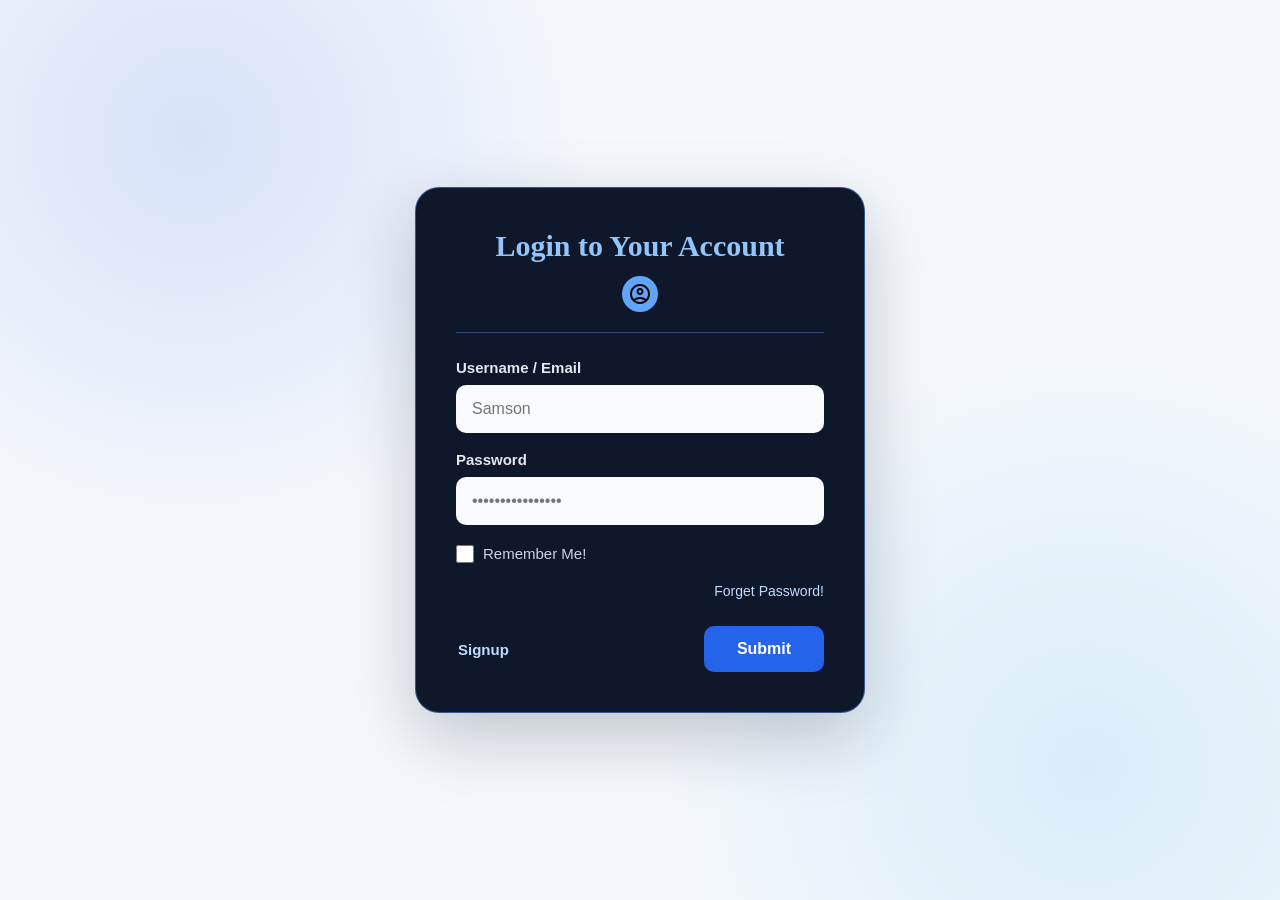
<file: index.html>
<!DOCTYPE html>
<html lang="en">
<head>
    <meta charset="UTF-8">
    <meta name="viewport" content="width=device-width, initial-scale=1.0">
    <title>Legend's - Converse</title>
</head>
<body>
       <!--for styling purpose-->
    <style>
        * {
            box-sizing: border-box;
        }

        body {
            min-height: 100vh;
            min-height: 100dvh;
            margin: 0;
            padding: clamp(16px, 4vw, 48px);
            display: grid;
            place-items: center;
            background:
                radial-gradient(circle at 15% 15%, rgba(37, 99, 235, 0.14), transparent 30%),
                radial-gradient(circle at 85% 85%, rgba(14, 165, 233, 0.12), transparent 32%),
                #f4f7fb;
        }

        form {
            width: min(100%, 450px);
            padding: clamp(24px, 5vw, 40px);
            background-color: #0f172a;
            border: 1px solid rgba(96, 165, 250, 0.45);
            border-radius: 24px;
            box-shadow: 0 24px 70px rgba(15, 23, 42, 0.22);
        }

        .container {
            width: 100%;
        }

        .heading {
            margin-bottom: 24px;
            padding-bottom: 20px;
            text-align: center;
            border-bottom: 1px solid rgba(96, 165, 250, 0.35);
        }

        h3 {
            margin: 0 0 12px;
            color: #93c5fd;
            font: 700 clamp(24px, 6vw, 30px)/1.2 Georgia, 'Times New Roman', serif;
        }

        svg {
            display: block;
            width: 36px;
            height: 36px;
            margin: 0 auto;
            padding: 6px;
            background-color: #60a5fa;
            border-radius: 50%;
        }

        label {
            display: block;
            margin: 16px 0 7px;
            color: #e2e8f0;
            font: 600 15px/1.4 'Trebuchet MS', sans-serif;
        }

        input[type="text"],
        input[type="password"] {
            width: 100%;
            min-height: 48px;
            padding: 12px 14px;
            color: #0f172a;
            background: #f8fafc;
            border: 2px solid transparent;
            border-radius: 10px;
            font-size: 16px;
            outline: none;
            transition: border-color 160ms ease, box-shadow 160ms ease;
        }

        input[type="text"]:focus,
        input[type="password"]:focus {
            border-color: #60a5fa;
            box-shadow: 0 0 0 4px rgba(96, 165, 250, 0.18);
        }

        .remind {
            display: flex;
            align-items: center;
            gap: 9px;
            margin: 18px 0;
            color: #cbd5e1;
            font: 15px/1.4 'Trebuchet MS', sans-serif;
        }

        .checkbox {
            width: 18px;
            height: 18px;
            margin: 0;
            accent-color: #60a5fa;
        }

        .forget {
            text-align: right;
        }

        .forget a{
            color: #bfdbfe;
            font: 14px 'Trebuchet MS', sans-serif;
            text-decoration: none;
        }

        .forget a:hover {
            text-decoration: underline;
        }

        .action {
            display: flex;
            align-items: center;
            justify-content: space-between;
            gap: 16px;
            margin-top: 26px;
        }

        .action a{
            padding: 10px 2px;
            text-decoration: none;
            font: 600 15px 'Trebuchet MS', sans-serif;
            color: #bfdbfe;
        }

        .action a:hover {
            color: #ffffff;
            text-decoration: underline;
        }

        .btn-submit {
            min-width: 120px;
            min-height: 46px;
            padding: 11px 22px;
            border: 1px solid transparent;
            border-radius: 10px;
            background: #2563eb;
            color: #ffffff;
            font: 600 16px 'Trebuchet MS', sans-serif;
            cursor: pointer;
            transition: transform 160ms ease, background-color 160ms ease;
        }

        .btn-submit:hover {
            background: #1d4ed8;
            transform: translateY(-1px);
        }

        .btn-submit:focus-visible,
        a:focus-visible {
            outline: 3px solid #7dd3fc;
            outline-offset: 3px;
        }

        @media (max-width: 480px) {
            body {
                padding: 14px;
            }

            form {
                padding: 24px 20px;
                border-radius: 18px;
            }

            .action {
                align-items: stretch;
                flex-direction: column-reverse;
                text-align: center;
            }

            .btn-submit {
                width: 100%;
            }
        }

        @media (prefers-reduced-motion: reduce) {
            *, *::before, *::after {
                scroll-behavior: auto !important;
                transition: none !important;
            }
        }
    </style>
        <form action="login" id="login-form" method="POST">
            <div class="container">
           
                <div class="heading">
                     <h3>Login to Your Account</h3>
                    <svg xmlns="http://www.w3.org/2000/svg" height="24px" viewBox="0 -960 960 960" width="24px" fill="#000">
                        <path d="M234-276q51-39 114-61.5T480-360q69 0 132 22.5T726-276q35-41 54.5-93T800-480q0-133-93.5-226.5T480-800q-133 0-226.5 93.5T160-480q0 59 19.5 111t54.5 93Zm146.5-204.5Q340-521 340-580t40.5-99.5Q421-720 480-720t99.5 40.5Q620-639 620-580t-40.5 99.5Q539-440 480-440t-99.5-40.5ZM480-80q-83 0-156-31.5T197-197q-54-54-85.5-127T80-480q0-83 31.5-156T197-763q54-54 127-85.5T480-880q83 0 156 31.5T763-763q54 54 85.5 127T880-480q0 83-31.5 156T763-197q-54 54-127 85.5T480-80Zm100-95.5q47-15.5 86-44.5-39-29-86-44.5T480-280q-53 0-100 15.5T294-220q39 29 86 44.5T480-160q53 0 100-15.5ZM523-537q17-17 17-43t-17-43q-17-17-43-17t-43 17q-17 17-17 43t17 43q17 17 43 17t43-17Zm-43-43Zm0 360Z"/>
                    </svg>
                </div>
            
                <label for="login-email">Username / Email</label>
            
                <input  type="text" id="login-email" placeholder="Samson" required>
            
                <label for="login-password">Password</label>
                <input type="password" id="login-password" placeholder="••••••••••••••••" required>
            
                <div class="remind">
                    <input type="checkbox" id="remember-me" class="checkbox">
                    Remember Me!
                </div>
            
                <div class="forget">
                    <a href="#">Forget Password! </a>
                </div>
                <div class="action">
                    <a href="signup.html" class="btn-back" id="back">Signup</a>
                    <button class="btn-submit" id="submit" type="submit">Submit </button>
                </div>
            </div>
        </form>
    <script src="auth.js"></script>
</body>
</html>
</file>
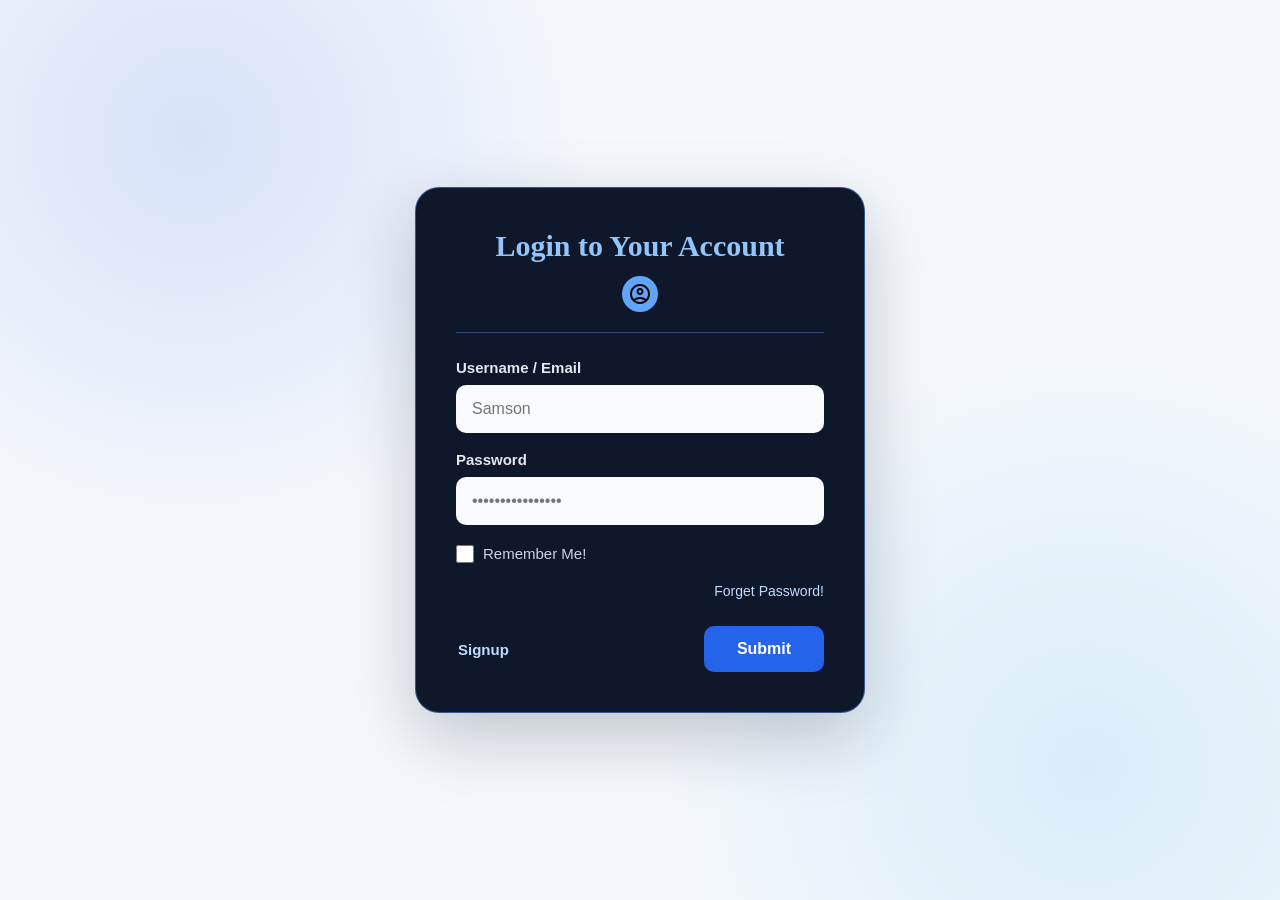
<file: dashboard.html>
<!DOCTYPE html>
<html lang="en">
<head>
  <meta charset="UTF-8">
  <meta name="viewport" content="width=device-width, initial-scale=1.0">
  <title>Dashboard - Legend Converse</title>
  <link rel="stylesheet" href="style.css">
</head>
<body>

  <!-- 1. NAVIGATION HEADER -->
  <header>
    <nav>
      <div class="brand">Legend - Converse</div>
      <ul>
        <li><a href="#">Business</a></li>
        <li><a href="#">Sports</a></li>
        <li><a href="#">Motivations</a></li>
        <li><a href="#">Explore Fields</a></li>
        <li><a href="#">Explore Cultures</a></li>
      </ul>
      <div class="user-actions">
        <a href="profile.html">My Profile</a>
      </div>
    </nav>
  </header>

  <!-- 2. MAIN CONTENT AREA -->
  <main>

    <!-- SECTION A: CREATE A POST / ASK A QUESTION -->
    <section class="create-post">
      <h2>Ask the Community</h2>
      <form id="question-form">
        <label for="category">Choose Category:</label>
        <select id="category" name="category">
          <option value="business">Business</option>
          <option value="sports">Sports</option>
          <option value="motivations">Motivations</option>
          <option value="fields">Explore Fields</option>
          <option value="tech">Technology</option>
          <option value="cultures">Explore Cultures</option>
          <option value="religion">Religion/Faith</option>
          <option value="agriculture">Agriculture</option>
          <option value="news">World News</option>
        </select>

        <br><br>

        <label for="question">Your Question/Thought:</label><br>
        <textarea id="question-input" name="question" rows="4" placeholder="What is on your mind?"></textarea>

        <br><br>

        <button type="submit">Post Question</button>
      </form>
    </section>

    <hr>

    <!-- SECTION B: SKILLED PEOPLE CARDS -->
    <section class="featured-experts">
      <h2>Connect with Skilled Members</h2>

      <div class="cards-container">

        <article class="user-card">
          <h3>Samson Otieno</h3>
          <p><strong>Field:</strong> Computer Science</p>
          <p>I'm a graduant in the field of Computer Science. I have skills for web Development, AI testing and Cybersecurity. </p>
          <button type="button">Ask a Question</button>
          <button type="button">Start Call</button>
        </article>

        <article class="user-card">
          <h3>Sarah Jenkins</h3>
          <p><strong>Field:</strong> Business & Marketing</p>
          <p>Specializes in early-stage startup growth and brand building.</p>
          <button type="button">Ask a Question</button>
          <button type="button">Start Call</button>
        </article>

        <article class="user-card">
          <h3>David Lee</h3>
          <p><strong>Field:</strong> Sports Coaching</p>
          <p>Expert in athletic training and performance optimization.</p>
          <button type="button">Ask a Question</button>
          <button type="button">Start Call</button>
        </article>

        <article class="user-card">
          <h3>George Mario</h3>
          <p><strong>Field:</strong> Sports & Athletics</p>
          <p>Professor in Sports and Athletics. I have over 23years of experience.</p>
          <button type="button">Ask a Question</button>
          <button type="button">Start Call</button>
        </article>

      </div>
    </section>

    <hr>

    <!-- SECTION C: PUBLIC QUESTION FEED -->
    <section class="qa-feed">
      <h2>Recent Questions</h2>

      <div id="feed-container">
        <article class="feed-item">
          <header>
            <h4>Asked by: Alex M. | Category: Explore Cultures</h4>
          </header>
          <p>"What are some key business etiquette customs I should know before traveling to Japan?"</p>
          <button type="button">Answer Question</button>
        </article>

        <article class="feed-item">
          <header>
            <h4>Asked by: Sheddy M. | Category: Technology</h4>
          </header>
          <p>"What are the building blocks for Artificial Intelligence and how can i cope up with it since we can't avoid it?"</p>
          <button type="button"> Answer Question</button>
        </article>
        
        <article class="feed-item">
          <header>
            <h4>Asked by: Samson O. | Category: Motivations</h4>
          </header>
          <p>"How can I stay motivated during challenging times in my career?"</p>
          <button type="button">Answer Question</button>
        </article>
      </div>  
    </section>

  </main>

  <!-- 3. FOOTER -->
  <footer>
    <p>&copy; 2026 Legend - Converse. All rights reserved.</p>
  </footer>
<script src="dash.js"></script>
</body>
</html>
</file>
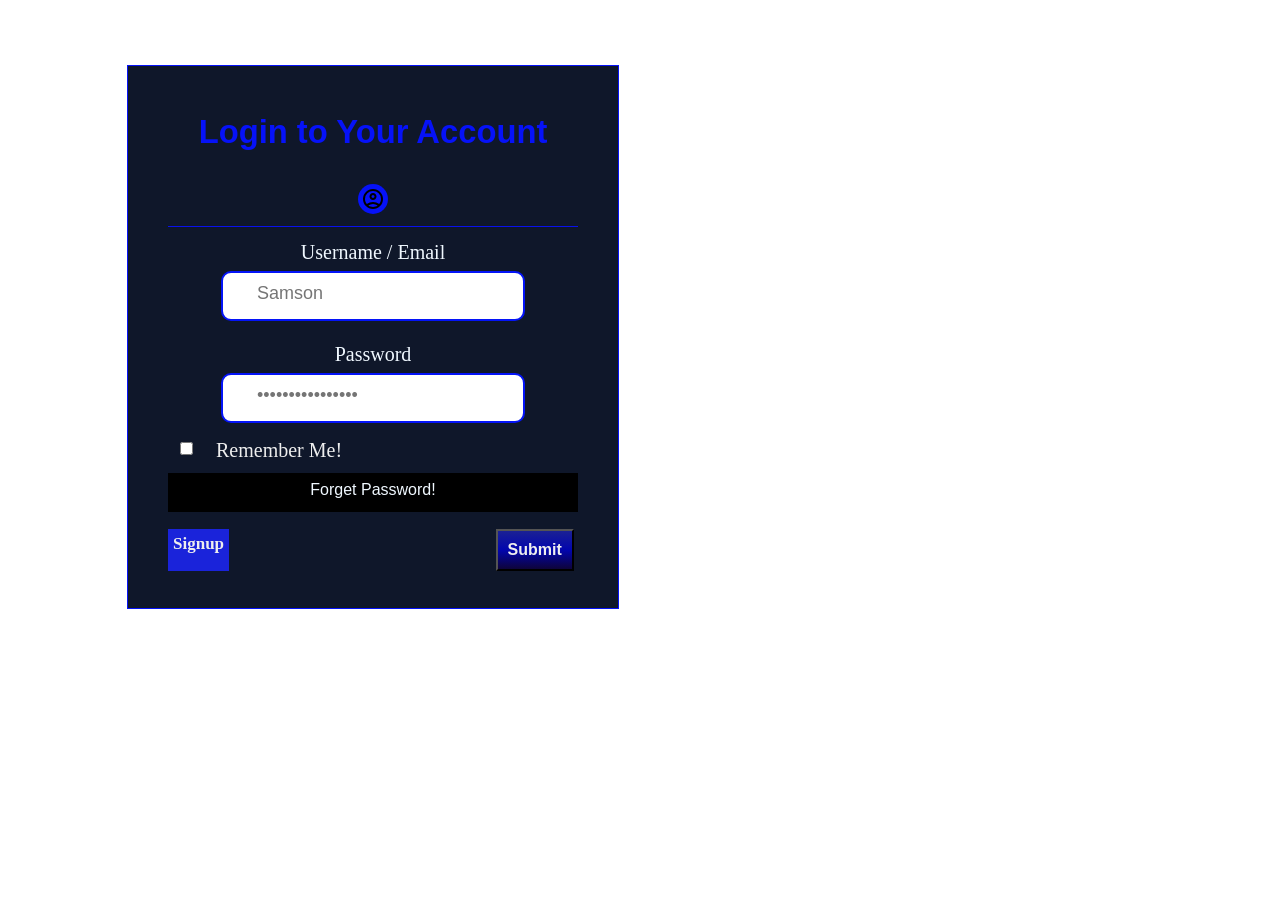
<file: login.html>
<!DOCTYPE html>
<html lang="en">
<head>
    <meta charset="UTF-8">
    <meta name="viewport" content="width=device-width, initial-scale=1.0">
    <title>Legend's - Converse</title>
</head>
<body>
    <!--for styling purpose-->
    <style>
        body {
           padding: 20px;
            background: #ffff;
            box-sizing: border-box;
        }
        main  {
            max-width: 1200px;
            margin: 2rem auto;
            padding: 5px 99px;
            display: flex;
            flex-wrap: wrap;
            
        }
        form {
            padding: 12px 20px 30px;
            background-color: #0f172a;
            align-items: center;
            text-align: center;
            justify-content: center;
            max-width: 80%;
            width: 450px;
            height: 500px;
            border: 1.5px solid #0612f8;
            box-shadow: 0 0 0.1 rgb(from color r g b);
            
            
        }
        .container {
            padding: 2px 20px 20px;
            text-align: center;
            justify-content: center;
            align-items: center;
            
        }
        .heading {
            font-size: 28px;
            font-weight: 700;
            border-bottom: 1px solid #0911ec;
        }
        h3 {
            color: #0612f8;
            font-weight: bold;
            font-family: 'Trebuchet MS', 'Lucida Sans Unicode', 'Lucida Grande', 'Lucida Sans', Arial, sans-serif;
        }
        svg {
            background-color: #0612f8;
            border-radius: 1pc;
            padding: 3px;
            margin-bottom: 5px;
        }
        label {
            display: grid;
            grid: 1fr;
            font-size: 20px;
            font-weight: 500;
            color: aliceblue;
            margin-top: 14px;
            margin-bottom: 7px;
            
            
        }
        input {
            margin-bottom: 8px;
            padding: 10px 34px 15px;
            border-radius: 10px;
            border: 2px solid rgb(4, 20, 247);
            font-size: 18px;
        }
        input:hover {
            border: 2px solid #02f16e;

        }
        .remind {
            font-size: 20px;
            color: #eee;
            display: flex;
            gap: 20px;
            padding: 8px 10px 10px;

        }
        .checkbox {
            margin-left: 2px;
        }
        .forget {
            color: aliceblue;
            background: #000;
            padding: 8px 8px 13px;
            font-size: 16px;
        }
        .forget:hover {
            background-color: #000;
            transform: translateY(4px);
        }
        .forget a{
            color: aliceblue;
            font-family: sans-serif;
            text-decoration: none;
        }
        .forget:hover {
            text-decoration: underline;
        }
        .action {
            display: flex;
            margin-top: 17px;
            
        }
        .action a{
            margin-left: 0px;
            padding: 5px;
            text-decoration: none;
            font-size: 17px;
            font-weight: 600;
            cursor: pointer;
            background-color: linear;
            background: #1a23da;
            color: #eee;

        }l
        .action a:hover{
            background: #1a23da;
            color: #eee;
        }
        .action a:hover {
            background: #1a23da;
            color: #eee;
            border: 1px solid #06e7e3;
        }
        .btn-submit {
            margin-left: 65%;
            padding: 10px;
            font-size: 16px;
            font-weight: 600;
            cursor: pointer;
            background: linear-gradient(rgb(27, 33, 148),rgb(2, 5, 174),rgb(14, 4, 58));
            color: #eee;
        }
        .btn-submit:hover {
            border: 1px solid #06e7e3;
        }
    </style>
    <main>
        <form action="login" id="login-form" method="POST">
            <div class="container">
           
                <div class="heading">
                     <h3>Login to Your Account</h3>
                    <svg xmlns="http://www.w3.org/2000/svg" height="24px" viewBox="0 -960 960 960" width="24px" fill="#000">
                        <path d="M234-276q51-39 114-61.5T480-360q69 0 132 22.5T726-276q35-41 54.5-93T800-480q0-133-93.5-226.5T480-800q-133 0-226.5 93.5T160-480q0 59 19.5 111t54.5 93Zm146.5-204.5Q340-521 340-580t40.5-99.5Q421-720 480-720t99.5 40.5Q620-639 620-580t-40.5 99.5Q539-440 480-440t-99.5-40.5ZM480-80q-83 0-156-31.5T197-197q-54-54-85.5-127T80-480q0-83 31.5-156T197-763q54-54 127-85.5T480-880q83 0 156 31.5T763-763q54 54 85.5 127T880-480q0 83-31.5 156T763-197q-54 54-127 85.5T480-80Zm100-95.5q47-15.5 86-44.5-39-29-86-44.5T480-280q-53 0-100 15.5T294-220q39 29 86 44.5T480-160q53 0 100-15.5ZM523-537q17-17 17-43t-17-43q-17-17-43-17t-43 17q-17 17-17 43t17 43q17 17 43 17t43-17Zm-43-43Zm0 360Z"/>
                    </svg>
                </div>
            
                <label for="login-email">Username / Email</label>
            
                <input  type="text" id="login-email" placeholder="Samson" required>
            
                <label for="login-password">Password</label>
                <input type="password" id="login-password" placeholder="••••••••••••••••" required>
            
                <div class="remind">
                    <input type="checkbox" id="remember-me" class="checkbox">
                    Remember Me!
                </div>
            
                <div class="forget">
                    <a href="#">Forget Password! </a>
                </div>
                <div class="action">
                    <a href="signup.html" class="btn-back" id="back">Signup</a>
                    <button class="btn-submit" id="submit" type="submit">Submit </button>
                </div>
            </div>
        </form>
    </main>
    <script src="auth.js"></script>
</body>
</html>
</file>
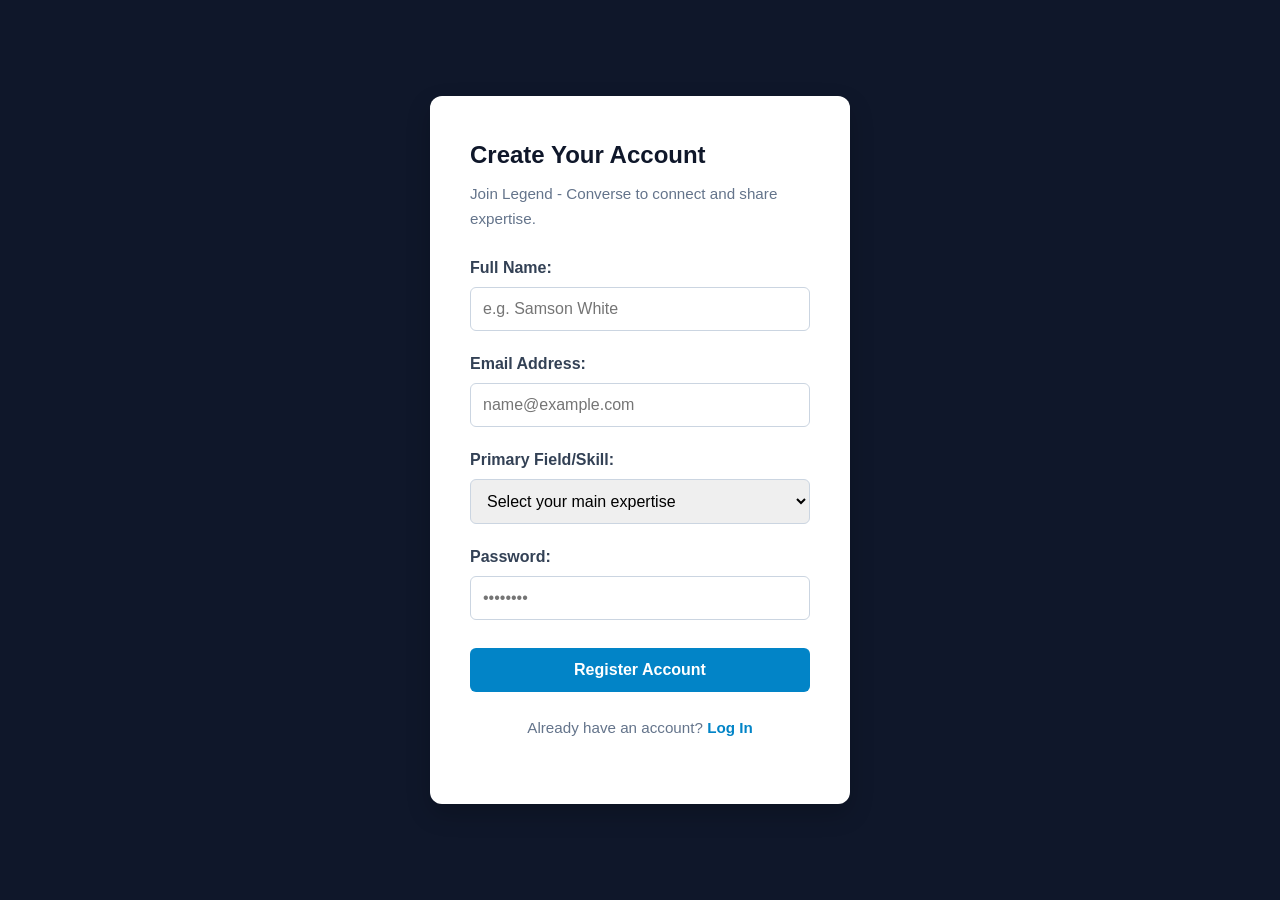
<file: signup.html>
<!DOCTYPE html>
<html lang="en">
<head>
  <meta charset="UTF-8">
  <meta name="viewport" content="width=device-width, initial-scale=1.0">
  <title>Sign Up - Legend Converse</title>
  <link rel="stylesheet" href="style.css">
</head>
<style>
    /* AUTHENTICATION PAGES STYLING */
body.auth-page {
  display: flex;
  justify-content: center;
  align-items: center;
  min-height: 100vh;
  background-color: #0f172a;
}

.auth-container {
  background: #ffffff;
  padding: 2.5rem;
  border-radius: 12px;
  width: 100%;
  max-width: 420px;
  box-shadow: 0 10px 25px rgba(0, 0, 0, 0.2);
}

.auth-container h2 {
  margin-bottom: 0.5rem;
  color: #0f172a;
}

.auth-container p {
  color: #64748b;
  margin-bottom: 1.5rem;
  font-size: 0.95rem;
}

.form-group {
  margin-bottom: 1.25rem;
}

.form-group label {
  display: block;
  margin-bottom: 0.4rem;
  font-weight: 600;
  color: #334155;
}

.form-group input, 
.form-group select {
  width: 100%;
  padding: 0.75rem;
  border: 1px solid #cbd5e1;
  border-radius: 6px;
  font-size: 1rem;
}

.btn-primary {
  width: 100%;
  padding: 0.8rem;
  background-color: #0284c7;
  color: white;
  border: none;
  border-radius: 6px;
  font-size: 1rem;
  font-weight: 600;
  cursor: pointer;
  margin-top: 0.5rem;
}

.btn-primary:hover {
  background-color: #0369a1;
}

.auth-switch {
  text-align: center;
  margin-top: 1.5rem;
}

.auth-switch a {
  color: #0284c7;
  text-decoration: none;
  font-weight: 600;
}
</style>
<body class="auth-page">

  <div class="auth-container">
    <h2>Create Your Account</h2>
    <p>Join Legend - Converse to connect and share expertise.</p>

    <form id="signup-form">
      <div class="form-group">
        <label for="full-name">Full Name:</label>
        <input type="text" id="full-name" required placeholder="e.g. Samson White">
      </div>

      <div class="form-group">
        <label for="email">Email Address:</label>
        <input type="email" id="email" required placeholder="name@example.com">
      </div>

      <div class="form-group">
        <label for="field-category">Primary Field/Skill:</label>
        <select id="field-category" required>
          <option value="">Select your main expertise</option>
          <option value="business">Business</option>
          <option value="sports">Sports</option>
          <option value="motivations">Motivations</option>
          <option value="fields">Explore Fields</option>
          <option value="tech">Technology</option>
          <option value="cultures">Explore Cultures</option>
          <option value="religion">Religion/Faith</option>
          <option value="agriculture">Agriculture</option>
          <option value="news">World News</option>
        </select>
      </div>

      <div class="form-group">
        <label for="password">Password:</label>
        <input type="password" id="password" required placeholder="••••••••">
      </div>

      <button type="submit" class="btn-primary">Register Account</button>
    </form>

    <p class="auth-switch">Already have an account? <a href="index.html">Log In</a></p>
  </div>

  <script src="auth.js"></script>
</body>
</html>
</file>
<file: style.css>
/* 1. GLOBAL RESETS & VARIABLES */
* {
  margin: 0;
  padding: 0;
  box-sizing: border-box;
  font-family: 'Segoe UI', Tahoma, Geneva, Verdana, sans-serif;
}

body {
  background-color: #f1f5f9;
  color: #1e293b;
  line-height: 1.6;
}

hr {
  border: 0;
  height: 1px;
  background: #cbd5e1;
  margin: 2rem 0;
}

/* 2. NAVIGATION (FLEXBOX) */
header {
  background-color: #0f172a;
  padding: 1rem 2rem;
  box-shadow: 0 2px 4px rgba(0, 0, 0, 0.1);
}

nav {
  max-width: 1200px;
  margin: 0 auto;
  display: flex;
  justify-content: space-between;
  align-items: center;
}

.brand {
  color: #38bdf8;
  font-size: 1.5rem;
  font-weight: 700;
}

nav ul {
  display: flex;
  list-style: none;
  gap: 1.5rem;
}

nav ul li a, .user-actions a {
  color: #f8fafc;
  text-decoration: none;
  font-weight: 500;
  transition: color 0.2s ease;
}

nav ul li a:hover, .user-actions a:hover {
  color: #38bdf8;
}

/* 3. MAIN LAYOUT & SECTIONS */
main {
  max-width: 1200px;
  margin: 2rem auto;
  padding: 0 1rem;
}

h2 {
  margin-bottom: 1rem;
  color: #0f172a;
}

/* 4. FORM STYLING */
.create-post {
  background-color: #ffffff;
  padding: 1.5rem;
  border-radius: 8px;
  box-shadow: 0 1px 3px rgba(0, 0, 0, 0.1);
}

.create-post select, 
.create-post textarea {
  width: 100%;
  padding: 0.75rem;
  margin-top: 0.5rem;
  border: 1px solid #cbd5e1;
  border-radius: 6px;
  font-size: 1rem;
}

/* 5. EXPERTS SECTION (GRID) */
.featured-experts {
  margin-top: 2rem;
}

/* We group user-cards into a dynamic multi-column grid */
.cards-container {
  display: grid;
  grid-template-columns: repeat(auto-fit, minmax(280px, 1fr));
  gap: 1.5rem;
}

.user-card {
  background-color: #ffffff;
  padding: 1.25rem;
  border-radius: 8px;
  border-left: 4px solid #0284c7;
  box-shadow: 0 1px 3px rgba(0, 0, 0, 0.1);
}

.user-card h3 {
  color: #0f172a;
  margin-bottom: 0.25rem;
}

/* 6. BUTTONS */
button {
  padding: 0.5rem 1rem;
  margin-top: 0.75rem;
  margin-right: 0.5rem;
  background-color: #0284c7;
  color: white;
  border: none;
  border-radius: 6px;
  cursor: pointer;
  font-weight: 600;
  transition: background-color 0.2s ease;
}

button:hover {
  background-color: #0369a1;
}

/* 7. FEED STYLING */
.feed-item {
  background-color: #ffffff;
  padding: 1.25rem;
  border-radius: 8px;
  margin-bottom: 1rem;
  border-left: 4px solid #10b981 ;
  box-shadow: 0 1px 3px rgba(0, 0, 0, 0.1);
}
.feed-item:hover {
    box-shadow: 0 4px 6px rgba(0, 0, 0, 0.15);
}

.feed-item header h4 {
  color: #64748b;
  font-size: 0.9rem;
  margin-bottom: 0.5rem;
}
footer {
    align-items: center;
    justify-content: center;
    text-align: center;
    border-top: 1px solid #000;
}
</file>
